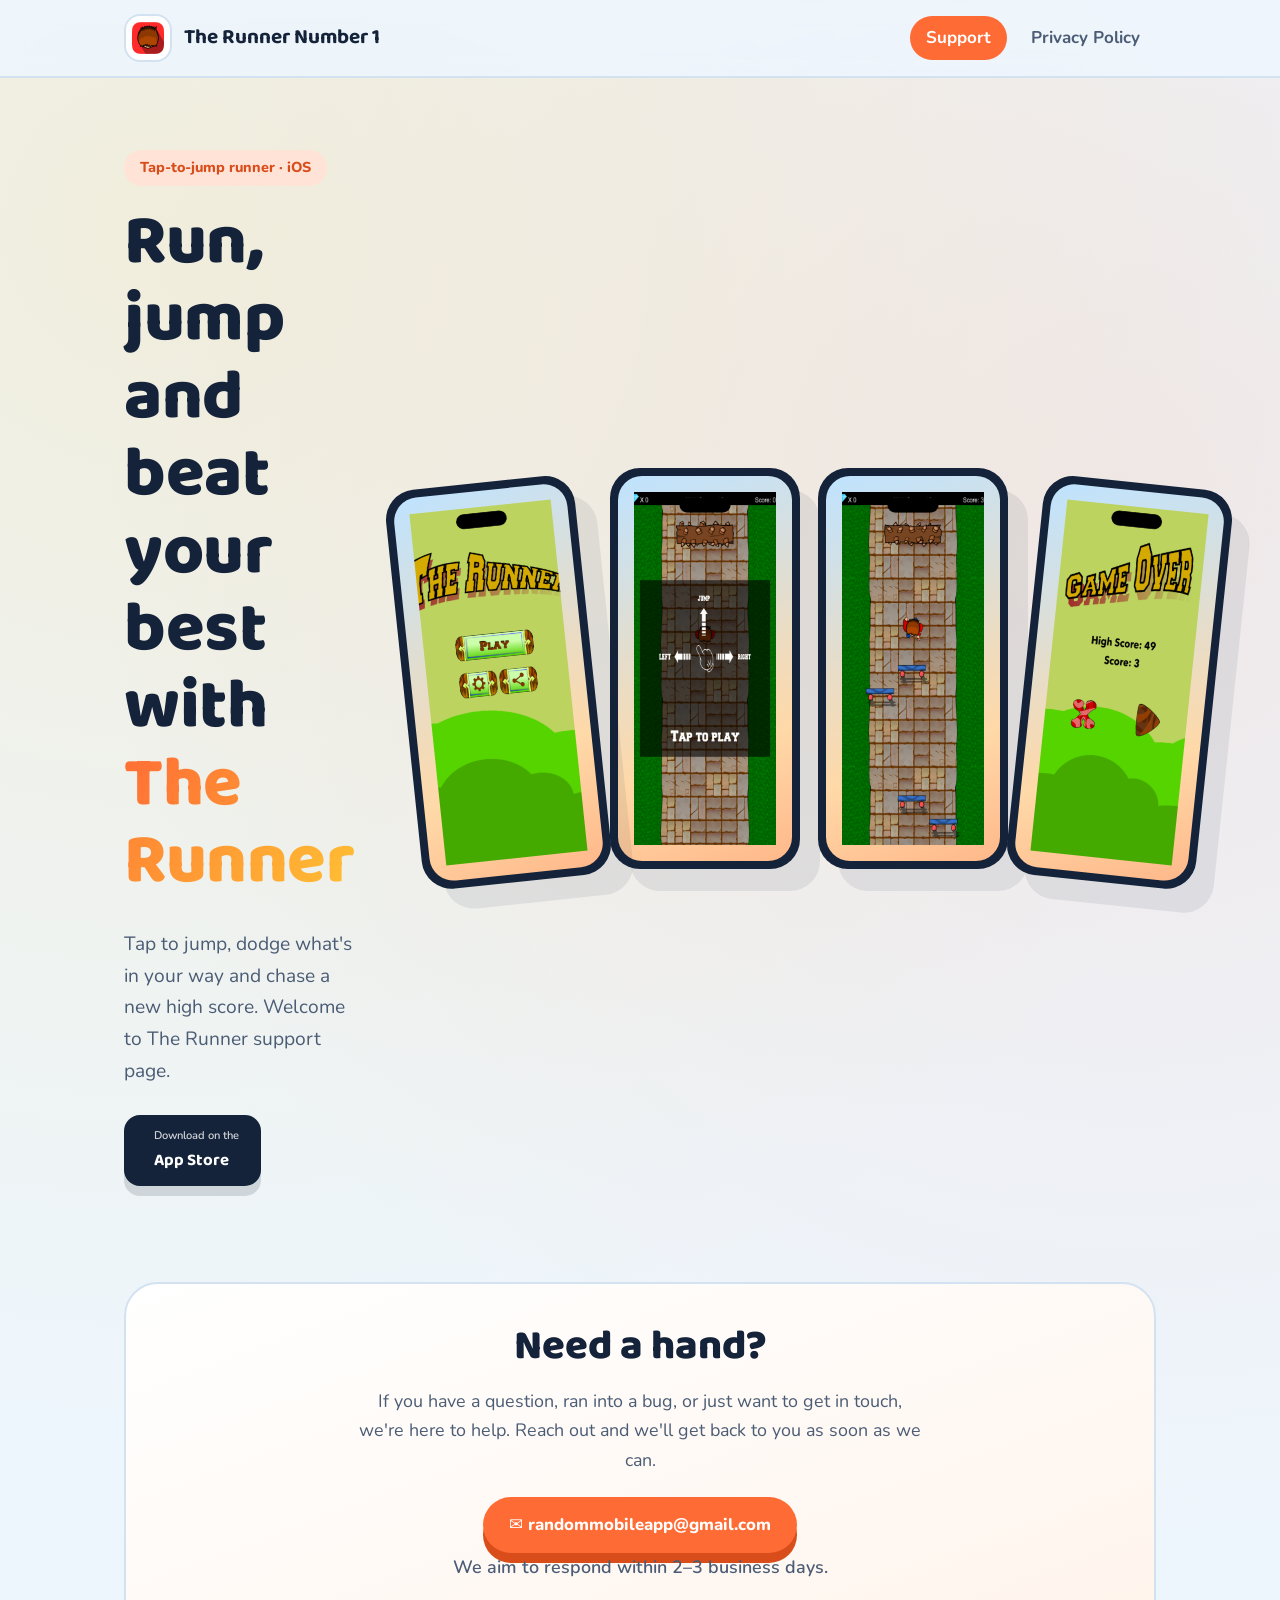
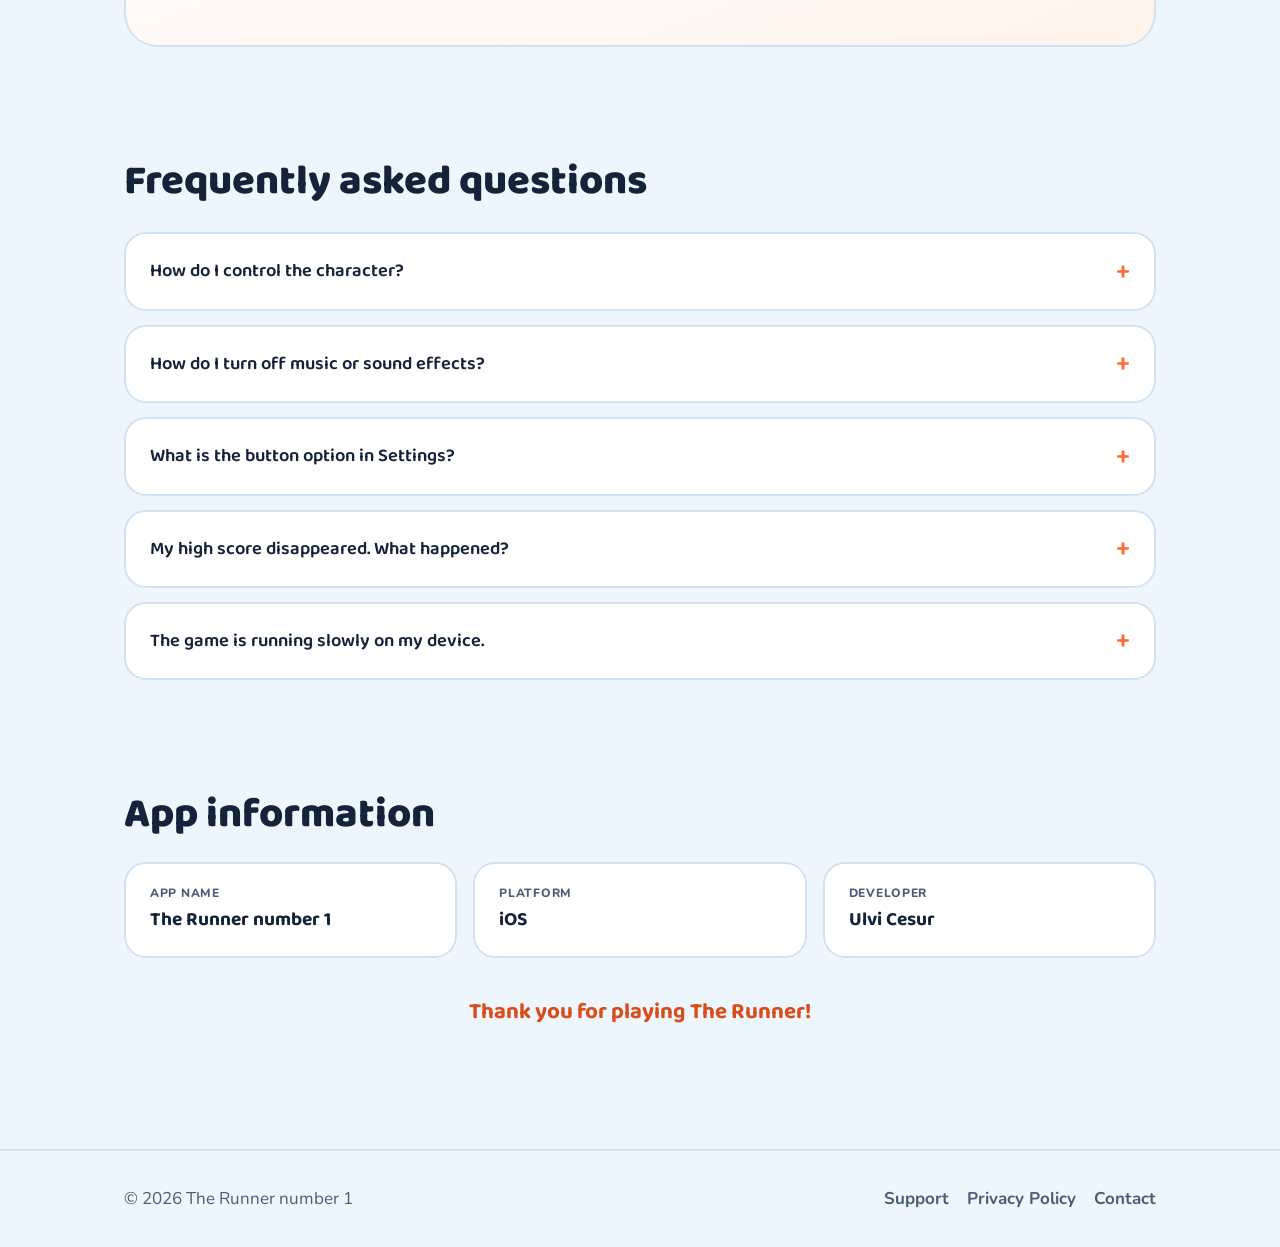
<file: index.html>
<!DOCTYPE html>
<html lang="en">
<head>
  <meta charset="UTF-8" />
  <meta name="viewport" content="width=device-width, initial-scale=1" />
  <title>The Runner number 1 — Support</title>
  <meta name="description" content="Support and help for The Runner number 1, a tap-to-jump runner game for iOS. Contact us with questions, bug reports, or feedback." />
  <meta name="referrer" content="origin" />
  <!-- Open Graph -->
  <meta property="og:title" content="The Runner number 1" />
  <meta property="og:type" content="website" />
  <meta property="og:description" content="Support and help for The Runner number 1." />
  <link rel="icon" type="image/svg+xml" href="/images/logo.svg" />
  <link rel="icon" type="image/png" sizes="32x32" href="/images/logo.png" />
  <link rel="preconnect" href="https://fonts.googleapis.com" />
  <link rel="preconnect" href="https://fonts.gstatic.com" crossorigin />
  <link href="https://fonts.googleapis.com/css2?family=Baloo+2:wght@500;600;700;800&family=Nunito:wght@400;600;700;800&display=swap" rel="stylesheet" />
  <link rel="stylesheet" href="styles.css" />
</head>
<body>
  <header class="site-header">
    <nav class="nav" aria-label="Primary">
      <a class="brand" href="index.html">
        <span class="logo"><img src="images/logo.png"></span>
        <span class="name">The Runner Number 1</span>
      </a>
      <div class="nav-links">
        <a href="index.html" class="active">Support</a>
        <a href="privacy-policy.html">Privacy&nbsp;Policy</a>
      </div>
    </nav>
  </header>

  <main>
    <!-- Hero -->
    <section class="hero">
      <div class="wrap hero-grid">
        <div>
          <span class="eyebrow">Tap-to-jump runner · iOS</span>
          <h1>Run, jump and beat your best with <span class="glaze">The Runner</span></h1>
          <p class="lead">Tap to jump, dodge what's in your way and chase a new high score. Welcome to The Runner support page.</p>
          <div class="badges">
            <!-- Replace href="#" with your App Store link -->
            <a class="store-badge" href="https://apps.apple.com/tr/app/the-runner-number-1/id1209834767" aria-label="Download on the App Store">
              <span class="ico" aria-hidden="true"></span>
              <span><small>Download on the</small><b>App Store</b></span>
            </a>
          </div>
        </div>

        <div class="phones" aria-hidden="true">
          <!-- Replace the placeholder screens with your own screenshots:
               <div class="screen"><img src="images/screen-1.png" alt="Gameplay"></div> -->
          <div class="phone tilt-l">
            <div class="screen"><img src="images/screen-1.png" alt="Oynanış"></div>
          </div>
          <div class="phone">
            <div class="screen"><img src="images/screen-2.png" alt="Oynanış"></div>
          </div>
          <div class="phone">
            <div class="screen"><img src="images/screen-3.png" alt="Oynanış"></div>
          </div>
          <div class="phone tilt-r">
            <div class="screen"><img src="images/screen-4.png" alt="Oynanış"></div>
          </div>
        </div>
      </div>
    </section>

    <!-- Support -->
    <section class="section" id="support">
      <div class="wrap">
        <div class="card support-card">
          <h2>Need a hand?</h2>
          <p>If you have a question, ran into a bug, or just want to get in touch, we're here to help. Reach out and we'll get back to you as soon as we can.</p>
          <a class="contact-pill" href="mailto:randommobileapp@gmail.com">✉️ randommobileapp@gmail.com</a>
          <p class="reply-note">We aim to respond within 2–3 business days.</p>
        </div>
      </div>
    </section>

    <!-- FAQ -->
    <section class="section" id="faq">
      <div class="wrap">
        <h2>Frequently asked questions</h2>
        <div class="faq">
          <details class="faq-item">
            <summary>How do I control the character?</summary>
            <div class="answer">Tap the screen to jump. If you have the button option enabled in Settings, an on-screen button will appear instead.</div>
          </details>
          <details class="faq-item">
            <summary>How do I turn off music or sound effects?</summary>
            <div class="answer">Open the Settings screen from the main menu. You can toggle music and sound independently.</div>
          </details>
          <details class="faq-item">
            <summary>What is the button option in Settings?</summary>
            <div class="answer">Enabling it shows an on-screen button for jumping instead of tapping anywhere on the screen. Try both and use whichever feels better for you.</div>
          </details>
          <details class="faq-item">
            <summary>My high score disappeared. What happened?</summary>
            <div class="answer">High scores are saved locally on your device. Deleting and reinstalling the app will reset them.</div>
          </details>
          <details class="faq-item">
            <summary>The game is running slowly on my device.</summary>
            <div class="answer">Try closing other apps running in the background and restarting the game.</div>
          </details>
        </div>
      </div>
    </section>

    <!-- App info -->
    <section class="section" id="app-info">
      <div class="wrap">
        <h2>App information</h2>
        <div class="info-grid">
          <div class="info-item"><small>App name</small><b>The Runner number 1</b></div>
          <div class="info-item"><small>Platform</small><b>iOS</b></div>
          <div class="info-item"><small>Developer</small><b>Ulvi Cesur</b></div>
        </div>
        <p class="thanks" style="margin-top:36px">Thank you for playing The Runner!</p>
      </div>
    </section>
  </main>

  <footer class="site-footer">
    <div class="wrap footer-inner">
      <span>© <span id="year">2026</span> The Runner number 1</span>
      <nav aria-label="Footer">
        <a href="index.html">Support</a>
        <a href="privacy-policy.html">Privacy Policy</a>
        <a href="mailto:randommobileapp@gmail.com">Contact</a>
      </nav>
    </div>
  </footer>

  <script>document.getElementById("year").textContent = new Date().getFullYear();</script>
</body>
</html>
</file>
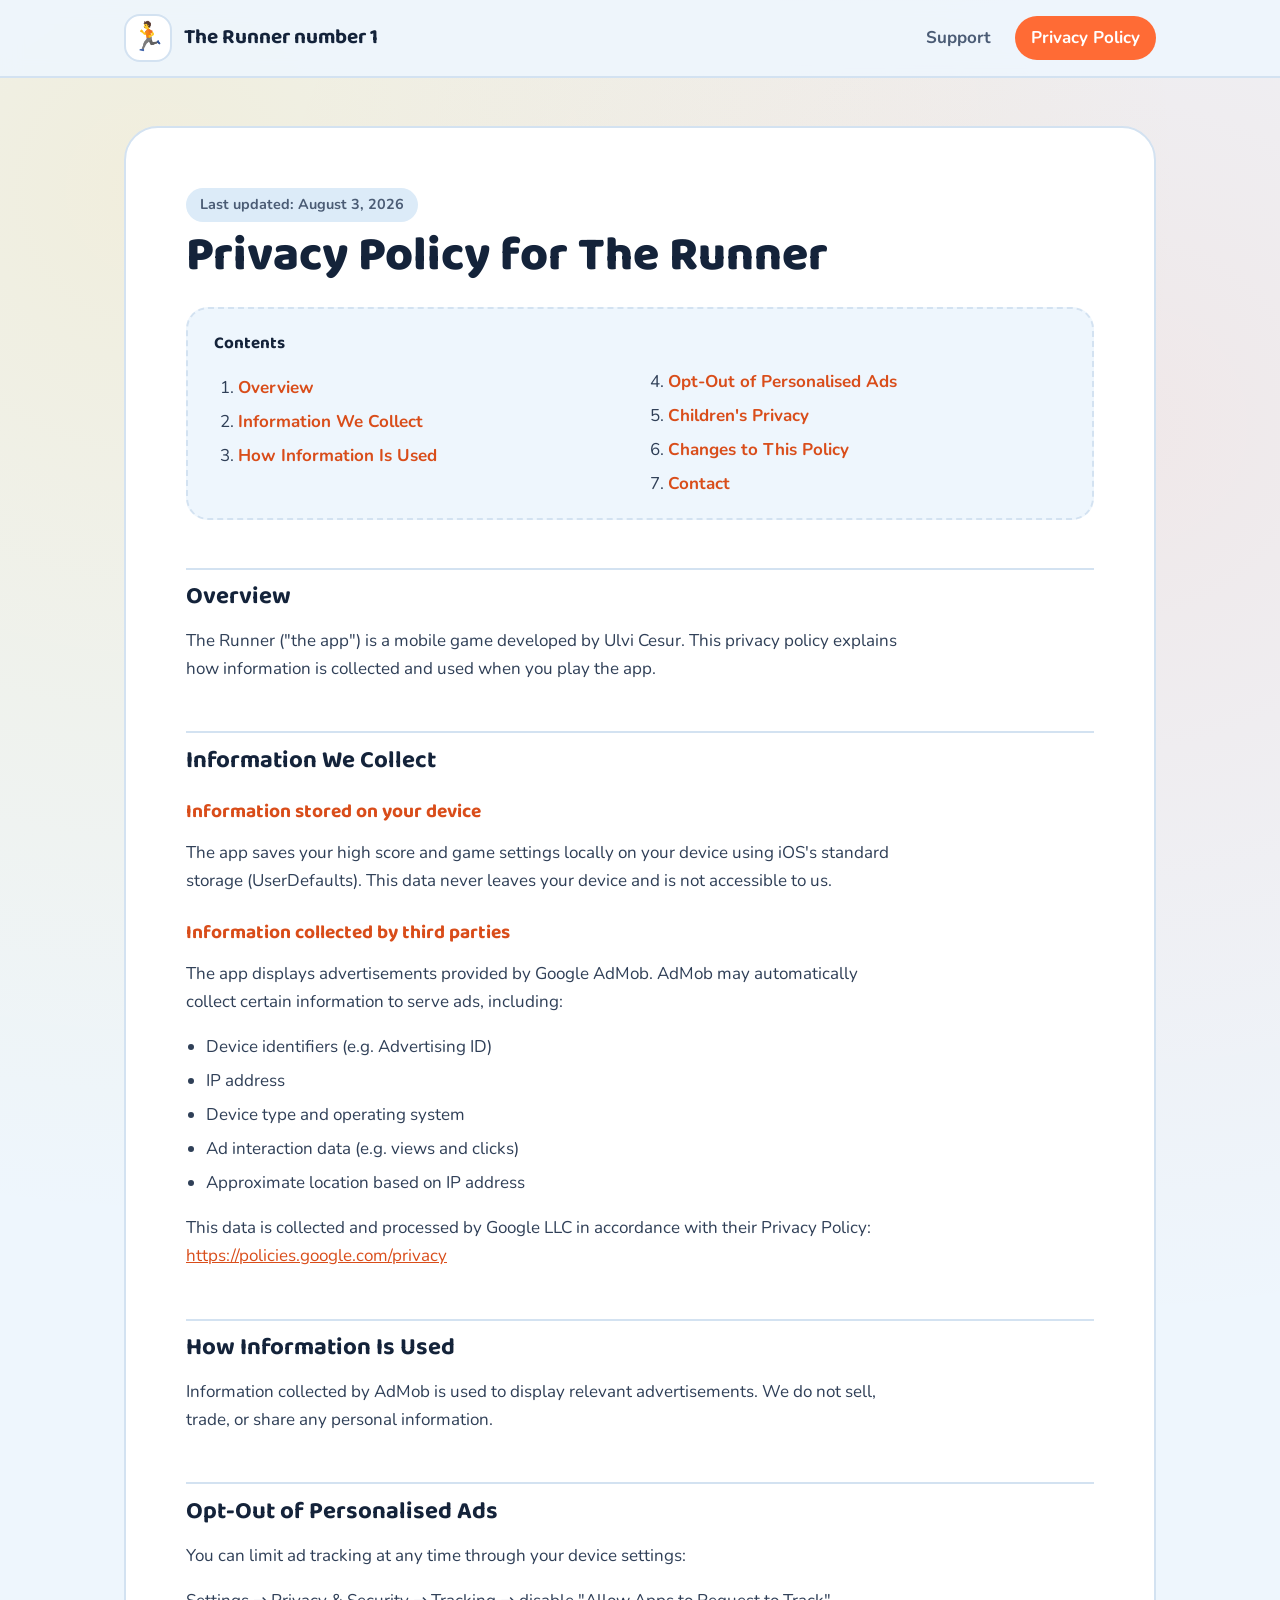
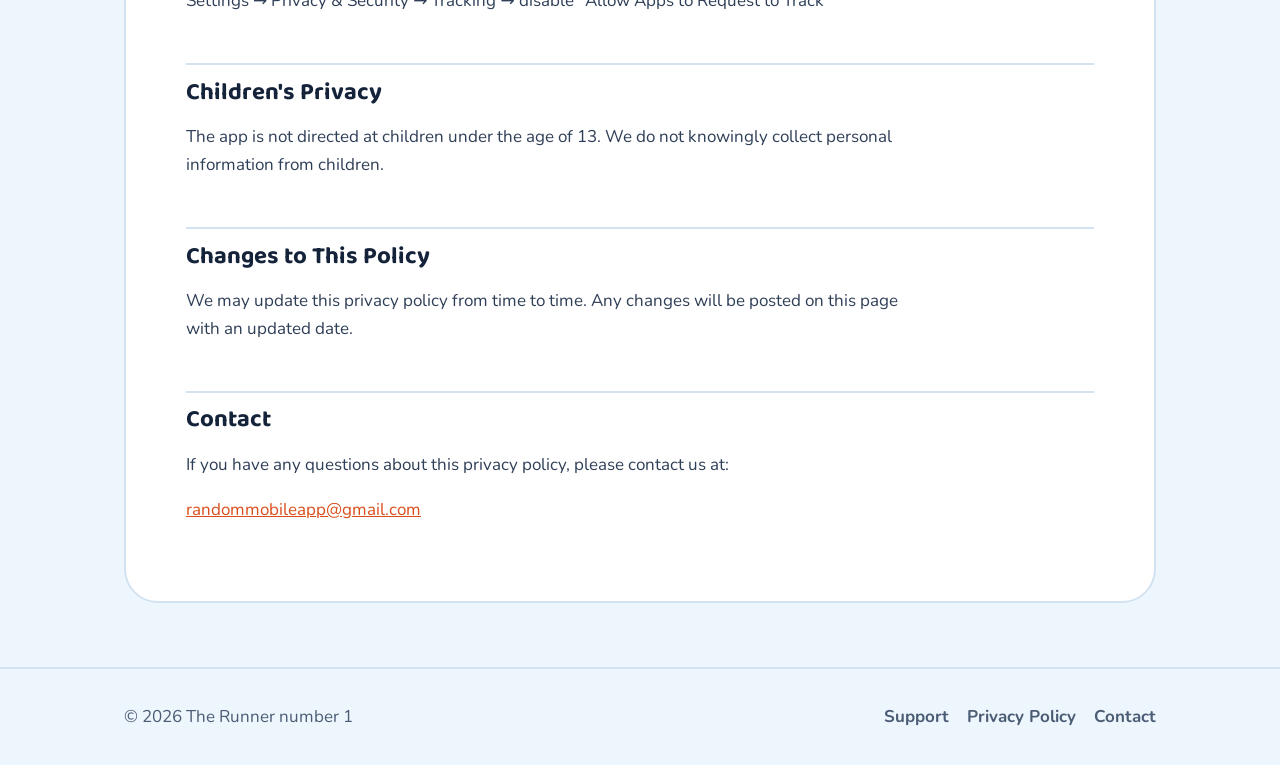
<file: privacy-policy.html>
<!DOCTYPE html>
<html lang="en">
<head>
  <meta charset="UTF-8" />
  <meta name="viewport" content="width=device-width, initial-scale=1" />
  <title>The Runner number 1 — Privacy Policy</title>
  <meta name="description" content="Privacy Policy for The Runner, a mobile game for iOS developed by Ulvi Cesur." />
  <meta name="referrer" content="origin" />
  <meta property="og:title" content="The Runner number 1 - Privacy Policy" />
  <meta property="og:type" content="website" />
  <meta property="og:description" content="Privacy Policy for The Runner" />
  <link rel="icon" href="data:image/svg+xml,<svg xmlns='http://www.w3.org/2000/svg' viewBox='0 0 100 100'><text y='.9em' font-size='90'>🏃</text></svg>" />
  <link rel="preconnect" href="https://fonts.googleapis.com" />
  <link rel="preconnect" href="https://fonts.gstatic.com" crossorigin />
  <link href="https://fonts.googleapis.com/css2?family=Baloo+2:wght@500;600;700;800&family=Nunito:wght@400;600;700;800&display=swap" rel="stylesheet" />
  <link rel="stylesheet" href="styles.css" />
</head>
<body>
  <header class="site-header">
    <nav class="nav" aria-label="Primary">
      <a class="brand" href="index.html">
        <span class="logo" aria-hidden="true">🏃</span>
        <span class="name">The Runner number 1</span>
      </a>
      <div class="nav-links">
        <a href="index.html">Support</a>
        <a href="privacy-policy.html" class="active">Privacy&nbsp;Policy</a>
      </div>
    </nav>
  </header>

  <main class="doc">
    <div class="wrap">
      <article class="card">
        <span class="updated">Last updated: August 3, 2026</span>
        <h1>Privacy Policy for The Runner</h1>

        <nav class="toc" aria-label="Contents">
          <strong>Contents</strong>
          <ol>
            <li><a href="#s1">Overview</a></li>
            <li><a href="#s2">Information We Collect</a></li>
            <li><a href="#s3">How Information Is Used</a></li>
            <li><a href="#s4">Opt-Out of Personalised Ads</a></li>
            <li><a href="#s5">Children's Privacy</a></li>
            <li><a href="#s6">Changes to This Policy</a></li>
            <li><a href="#s7">Contact</a></li>
          </ol>
        </nav>

        <h2 id="s1">Overview</h2>
        <p>The Runner ("the app") is a mobile game developed by Ulvi Cesur. This privacy policy explains how information is collected and used when you play the app.</p>

        <h2 id="s2">Information We Collect</h2>
        <h3>Information stored on your device</h3>
        <p>The app saves your high score and game settings locally on your device using iOS's standard storage (UserDefaults). This data never leaves your device and is not accessible to us.</p>
        <h3>Information collected by third parties</h3>
        <p>The app displays advertisements provided by Google AdMob. AdMob may automatically collect certain information to serve ads, including:</p>
        <ul>
          <li>Device identifiers (e.g. Advertising ID)</li>
          <li>IP address</li>
          <li>Device type and operating system</li>
          <li>Ad interaction data (e.g. views and clicks)</li>
          <li>Approximate location based on IP address</li>
        </ul>
        <p>This data is collected and processed by Google LLC in accordance with their Privacy Policy: <a href="https://policies.google.com/privacy" target="_blank" rel="noopener">https://policies.google.com/privacy</a></p>

        <h2 id="s3">How Information Is Used</h2>
        <p>Information collected by AdMob is used to display relevant advertisements. We do not sell, trade, or share any personal information.</p>

        <h2 id="s4">Opt-Out of Personalised Ads</h2>
        <p>You can limit ad tracking at any time through your device settings:</p>
        <p>Settings → Privacy &amp; Security → Tracking → disable "Allow Apps to Request to Track"</p>

        <h2 id="s5">Children's Privacy</h2>
        <p>The app is not directed at children under the age of 13. We do not knowingly collect personal information from children.</p>

        <h2 id="s6">Changes to This Policy</h2>
        <p>We may update this privacy policy from time to time. Any changes will be posted on this page with an updated date.</p>

        <h2 id="s7">Contact</h2>
        <p>If you have any questions about this privacy policy, please contact us at:</p>
        <p><a href="mailto:randommobileapp@gmail.com">randommobileapp@gmail.com</a></p>
      </article>
    </div>
  </main>

  <footer class="site-footer">
    <div class="wrap footer-inner">
      <span>© <span id="year">2026</span> The Runner number 1</span>
      <nav aria-label="Footer">
        <a href="index.html">Support</a>
        <a href="privacy-policy.html">Privacy Policy</a>
        <a href="mailto:randommobileapp@gmail.com">Contact</a>
      </nav>
    </div>
  </footer>

  <script>document.getElementById("year").textContent = new Date().getFullYear();</script>
</body>
</html>
</file>
<file: styles.css>
/* ============================================================
   The Runner number 1 — shared styles
   Sporty theme: sky blue, sunrise orange, track red
   ============================================================ */

:root {
  --sky: #eef6fd;
  --sky-deep: #dcebf8;
  --card: #ffffff;
  --accent: #ff6b35;
  --accent-deep: #d94d1a;
  --sun: #ffc233;
  --navy: #14233a;
  --navy-soft: #4b5c75;
  --tint: #ffe3d6;
  --line: #d3e2f1;
  --shadow: 20px 22px 0 rgba(20, 35, 58, 0.08);
  --radius-lg: 34px;
  --radius-md: 22px;
  --maxw: 1080px;
  --font-display: "Baloo 2", system-ui, sans-serif;
  --font-body: "Nunito", system-ui, sans-serif;
}

* { box-sizing: border-box; }
html { scroll-behavior: smooth; }

body {
  margin: 0;
  font-family: var(--font-body);
  color: var(--navy);
  background-color: var(--sky);
  background-image:
    radial-gradient(circle at 12% 8%, rgba(255, 194, 51, 0.16), transparent 42%),
    radial-gradient(circle at 88% 18%, rgba(255, 107, 53, 0.10), transparent 40%);
  line-height: 1.65;
  font-size: 17px;
  -webkit-font-smoothing: antialiased;
}

h1, h2, h3 {
  font-family: var(--font-display);
  color: var(--navy);
  line-height: 1.1;
  margin: 0 0 0.4em;
}

a { color: var(--accent-deep); }

.wrap { max-width: var(--maxw); margin: 0 auto; padding: 0 24px; }

/* -------- Header / nav -------- */
.site-header {
  position: sticky;
  top: 0;
  z-index: 50;
  background: rgba(238, 246, 253, 0.9);
  backdrop-filter: blur(10px);
  border-bottom: 2px solid var(--line);
}
.nav {
  display: flex;
  align-items: center;
  justify-content: space-between;
  gap: 16px;
  padding: 14px 24px;
  max-width: var(--maxw);
  margin: 0 auto;
}
.brand {
  display: inline-flex;
  align-items: center;
  gap: 12px;
  text-decoration: none;
  color: var(--navy);
  font-family: var(--font-display);
  font-weight: 700;
  font-size: 1.3rem;
}
.logo {
  flex: 0 0 auto;
  width: 48px; height: 48px; border-radius: 16px;
  display: grid; place-items: center; font-size: 28px;
  background: var(--card); border: 2px solid var(--line);
  overflow: hidden;
}
.logo img { width: 100%; height: 100%; object-fit: contain; display: block; padding: 6px; }
.nav-links { display: flex; gap: 8px; align-items: center; }
.nav-links a {
  text-decoration: none;
  color: var(--navy-soft);
  font-weight: 700;
  padding: 8px 16px;
  border-radius: 999px;
  transition: background 0.15s, color 0.15s;
}
.nav-links a:hover { background: var(--tint); color: var(--accent-deep); }
.nav-links a.active { background: var(--accent); color: #fff; }

/* -------- Hero -------- */
.hero { padding: 72px 0 40px; }
.hero-grid {
  display: grid;
  grid-template-columns: 1.05fr 0.95fr;
  gap: 48px;
  align-items: center;
}
.eyebrow {
  display: inline-block;
  background: var(--tint);
  color: var(--accent-deep);
  font-weight: 800;
  padding: 6px 16px;
  border-radius: 999px;
  font-size: 0.9rem;
  margin-bottom: 18px;
}
.hero h1 {
  font-size: clamp(2.6rem, 6vw, 4.4rem);
  font-weight: 800;
  letter-spacing: -0.5px;
}
.hero h1 .glaze {
  background: linear-gradient(120deg, var(--accent), var(--sun));
  -webkit-background-clip: text;
  background-clip: text;
  color: transparent;
}
.hero p.lead {
  font-size: 1.2rem;
  color: var(--navy-soft);
  max-width: 46ch;
  margin: 10px 0 28px;
}
.badges { display: flex; flex-wrap: wrap; gap: 14px; }
.store-badge {
  display: inline-flex;
  align-items: center;
  gap: 12px;
  background: var(--navy);
  color: #fff;
  text-decoration: none;
  padding: 12px 22px 12px 18px;
  border-radius: 16px;
  font-weight: 700;
  box-shadow: 0 10px 0 rgba(20, 35, 58, 0.15);
  transition: transform 0.12s, box-shadow 0.12s;
}
.store-badge:hover { transform: translateY(3px); box-shadow: 0 7px 0 rgba(20, 35, 58, 0.15); }
.store-badge small { display: block; font-size: 0.7rem; font-weight: 600; opacity: 0.8; }
.store-badge b { font-family: var(--font-display); font-size: 1.05rem; }
.store-badge .ico { font-size: 1.6rem; }

/* Phone mockups */
.phones { position: relative; display: flex; justify-content: center; gap: 18px; }
.phone {
  width: 190px;
  aspect-ratio: 9 / 19;
  background: var(--navy);
  border-radius: 30px;
  padding: 8px;
  box-shadow: var(--shadow);
}
.phone .screen {
  width: 100%;
  height: 100%;
  border-radius: 24px;
  overflow: hidden;
  background: linear-gradient(160deg, #bfe3ff, #ffd9a8 70%, #ffb88a);
  display: grid;
  place-items: center;
  text-align: center;
  color: var(--navy);
  padding: 16px;
}
.phone .screen img { width: 100%; height: 100%; object-fit: cover; }
.phone .screen .ph-emoji { font-size: 2.4rem; margin-bottom: 8px; }
.phone .screen .ph-note { font-size: 0.78rem; font-weight: 700; color: var(--navy-soft); }
.phone.tilt-l { transform: rotate(-6deg) translateY(14px); }
.phone.tilt-r { transform: rotate(6deg) translateY(14px); }

/* -------- Sections -------- */
.section { padding: 56px 0; }
.section h2 { font-size: clamp(1.9rem, 4vw, 2.6rem); font-weight: 800; }

.card {
  background: var(--card);
  border: 2px solid var(--line);
  border-radius: var(--radius-lg);
  padding: 40px;
}

.support-card {
  background: linear-gradient(160deg, var(--card), #fff4ec);
  text-align: center;
}
.support-card p { font-size: 1.12rem; color: var(--navy-soft); max-width: 52ch; margin: 0 auto 22px; }
.contact-pill {
  display: inline-flex;
  align-items: center;
  gap: 10px;
  background: var(--accent);
  color: #fff;
  text-decoration: none;
  font-weight: 800;
  padding: 14px 26px;
  border-radius: 999px;
  font-size: 1.05rem;
  box-shadow: 0 10px 0 var(--accent-deep);
  transition: transform 0.12s, box-shadow 0.12s;
}
.contact-pill:hover { transform: translateY(3px); box-shadow: 0 7px 0 var(--accent-deep); }
.reply-note { margin-top: 26px; margin-bottom: 0; color: var(--navy-soft); font-weight: 600; }

/* App info */
.info-grid {
  display: grid;
  grid-template-columns: repeat(3, 1fr);
  gap: 16px;
  margin-top: 24px;
}
.info-item {
  background: var(--card);
  border: 2px solid var(--line);
  border-radius: var(--radius-md);
  padding: 20px 24px;
}
.info-item small {
  display: block;
  color: var(--navy-soft);
  font-weight: 800;
  text-transform: uppercase;
  letter-spacing: 0.06em;
  font-size: 0.75rem;
}
.info-item b { font-family: var(--font-display); font-size: 1.2rem; }

/* FAQ */
.faq { display: grid; gap: 14px; margin-top: 28px; }
details.faq-item {
  background: var(--card);
  border: 2px solid var(--line);
  border-radius: var(--radius-md);
  padding: 4px 24px;
  transition: border-color 0.15s;
}
details.faq-item[open] { border-color: var(--accent); }
details.faq-item summary {
  list-style: none;
  cursor: pointer;
  font-family: var(--font-display);
  font-weight: 600;
  font-size: 1.15rem;
  padding: 18px 0;
  display: flex;
  justify-content: space-between;
  align-items: center;
  gap: 16px;
}
details.faq-item summary::-webkit-details-marker { display: none; }
details.faq-item summary::after {
  content: "+";
  font-size: 1.6rem;
  color: var(--accent);
  transition: transform 0.2s;
  line-height: 1;
}
details.faq-item[open] summary::after { transform: rotate(45deg); }
details.faq-item .answer { padding: 0 0 20px; color: var(--navy-soft); }

.thanks { text-align: center; font-family: var(--font-display); font-size: 1.4rem; font-weight: 700; color: var(--accent-deep); }

/* -------- Privacy policy document -------- */
.doc { padding: 48px 0 24px; }
.doc .card { padding: clamp(28px, 5vw, 60px); }
.doc h1 { font-size: clamp(2rem, 5vw, 3rem); font-weight: 800; }
.doc .updated {
  display: inline-block;
  background: var(--sky-deep);
  color: var(--navy-soft);
  font-weight: 700;
  padding: 5px 14px;
  border-radius: 999px;
  font-size: 0.9rem;
  margin-bottom: 8px;
}
.doc h2 {
  font-size: 1.5rem;
  font-weight: 700;
  margin-top: 2em;
  padding-top: 0.6em;
  border-top: 2px solid var(--line);
}
.doc h3 { font-size: 1.2rem; font-weight: 700; margin-top: 1.4em; color: var(--accent-deep); }
.doc p, .doc li { color: #2f3f57; max-width: 72ch; }
.doc ul { padding-left: 1.2em; }
.doc li { margin: 0.35em 0; }
.doc a { word-break: break-word; }
.toc {
  background: var(--sky);
  border: 2px dashed var(--line);
  border-radius: var(--radius-md);
  padding: 20px 26px;
  margin: 24px 0 8px;
}
.toc strong { font-family: var(--font-display); }
.toc ol { margin: 10px 0 0; padding-left: 1.4em; columns: 2; column-gap: 32px; }
.toc a { text-decoration: none; font-weight: 700; }
.toc a:hover { text-decoration: underline; }

/* -------- Footer -------- */
.site-footer {
  border-top: 2px solid var(--line);
  margin-top: 40px;
  padding: 34px 0;
  color: var(--navy-soft);
}
.footer-inner {
  display: flex;
  flex-wrap: wrap;
  justify-content: space-between;
  align-items: center;
  gap: 16px;
}
.footer-inner nav { display: flex; gap: 18px; }
.footer-inner a { color: var(--navy-soft); text-decoration: none; font-weight: 700; }
.footer-inner a:hover { color: var(--accent-deep); }

/* -------- Responsive -------- */
@media (max-width: 820px) {
  .hero-grid { grid-template-columns: 1fr; gap: 32px; }
  .phones { order: -1; }
  .phone { width: 150px; }
  .nav-links a { padding: 8px 12px; }
  .toc ol { columns: 1; }
  .info-grid { grid-template-columns: 1fr; }
}
@media (max-width: 480px) {
  body { font-size: 16px; }
  .brand span.name { display: none; }
  .phone.tilt-l, .phone.tilt-r { transform: none; }
  .phones { flex-wrap: wrap; }
  .card { padding: 28px 20px; }
  .contact-pill {
    max-width: 100%;
    font-size: 0.95rem;
    padding: 14px 20px;
    word-break: break-word;
    text-align: center;
  }
}

@media (prefers-reduced-motion: reduce) {
  * { scroll-behavior: auto; transition: none !important; }
}

:focus-visible { outline: 3px solid var(--sun); outline-offset: 3px; border-radius: 6px; }
</file>
